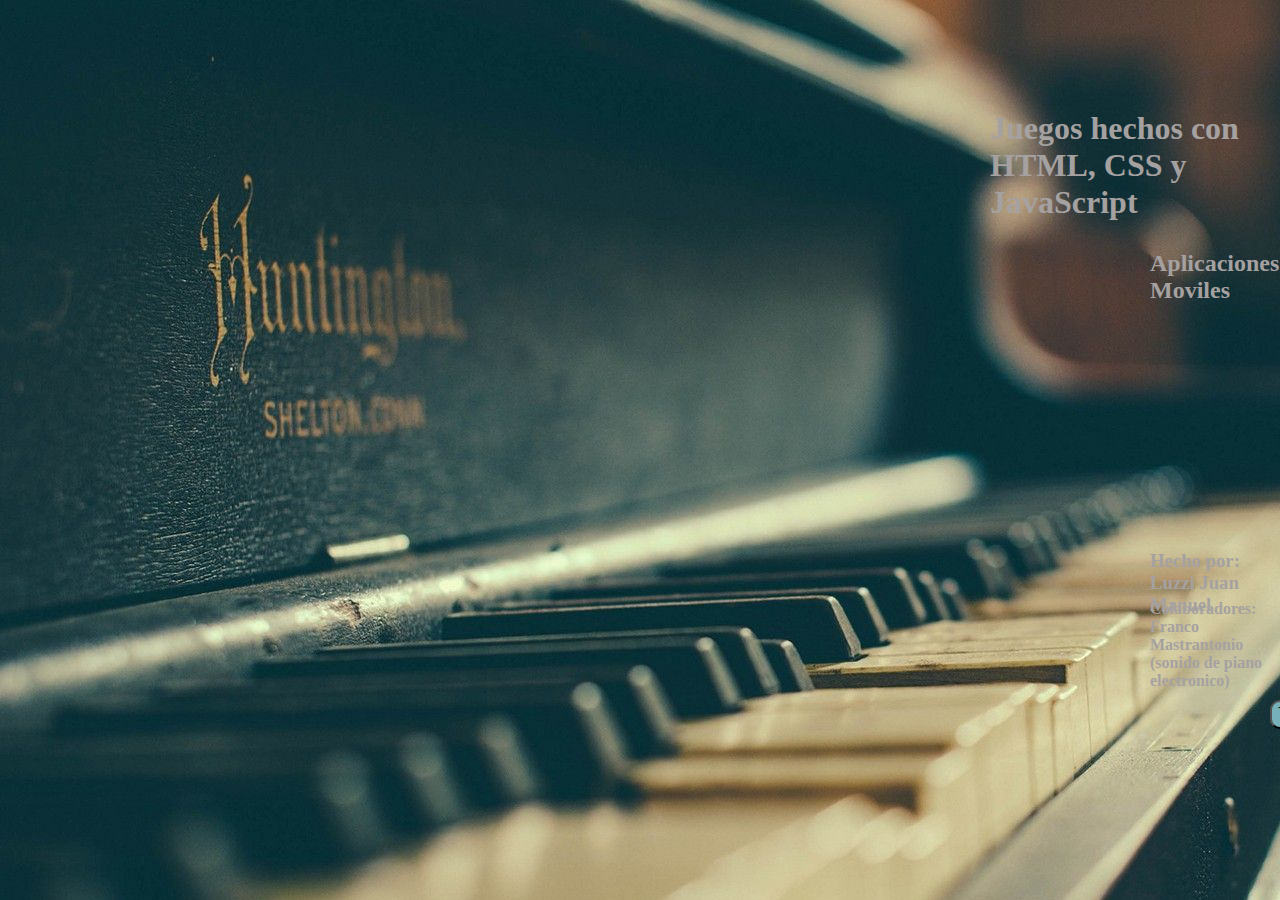
<file: credits.html>
<!DOCTYPE html>
<html lang="en">
  <head>
    <meta charset="UTF-8" />
    <meta http-equiv="X-UA-Compatible" content="IE=edge" />
    <meta name="viewport" content="width=device-width, initial-scale=1.0" />
    <title>Creditos</title>
    <link rel="stylesheet" href="style2.css" />
  </head>
  <body>
    <div class="menu-credits">
      <h1>Juegos hechos con HTML, CSS y JavaScript</h1>
      <h2>Aplicaciones Moviles</h2>
    </div>
    <div class="footer">
      <h3>Hecho por: Luzzi Juan Manuel</h3>
      <h4>
        Colaboradores: Franco Mastrantonio <br />(sonido de piano electronico)
      </h4>
      <button><a href="index.html">Volver</a>
    </div>
  </body>
</html>
</file>
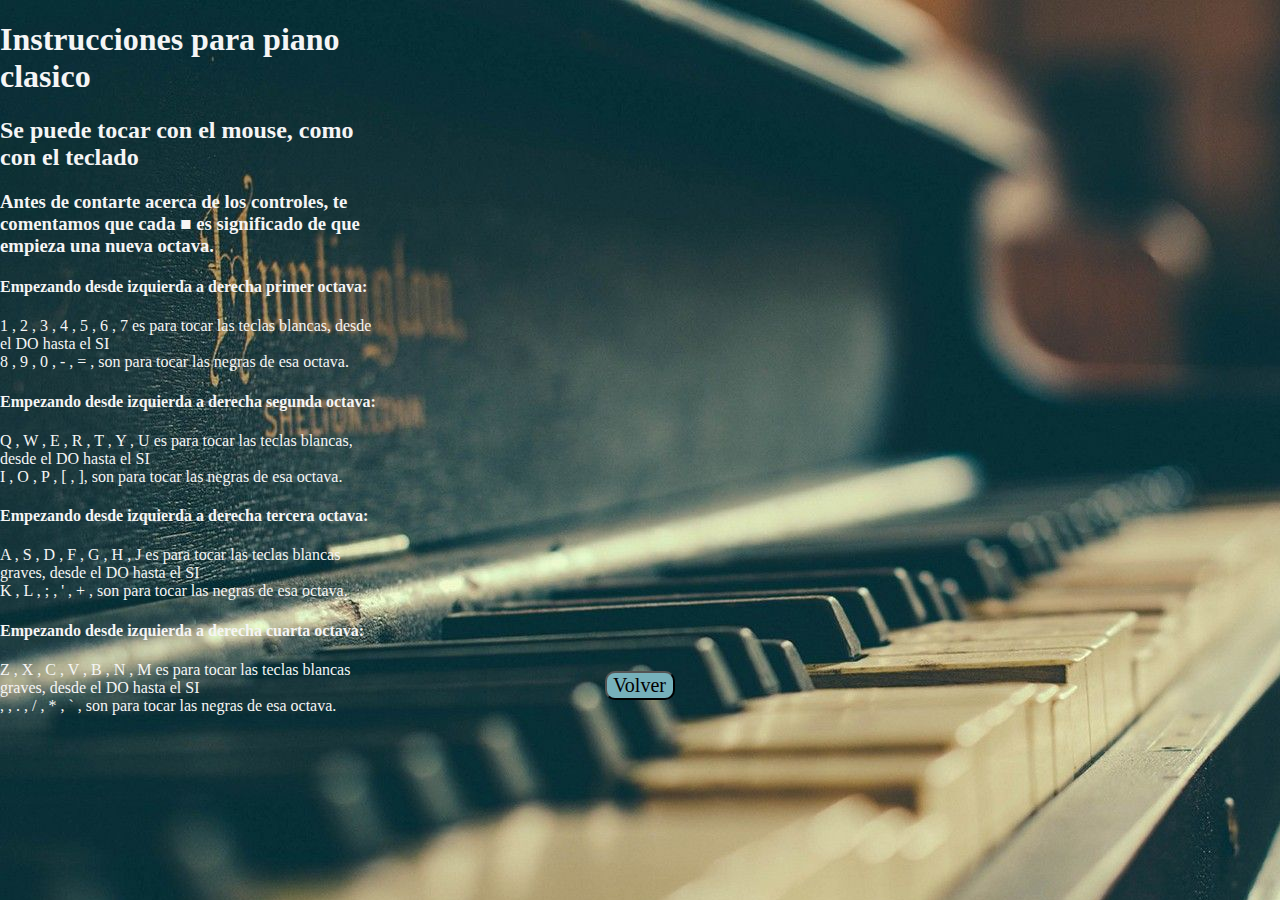
<file: instrucciones.html>
<!DOCTYPE html>
<html lang="en">
  <head>
    <meta charset="UTF-8" />
    <meta http-equiv="X-UA-Compatible" content="IE=edge" />
    <meta name="viewport" content="width=device-width, initial-scale=1.0" />
    <title>Instrucciones</title>
    <link rel="stylesheet" href="style2.css" />
  </head>
  <body>
    <div class="instructions">
      <h1>Instrucciones para piano clasico</h1>
      <h2>Se puede tocar con el mouse, como con el teclado</h2>
      <h3>
        Antes de contarte acerca de los controles, te comentamos que cada ■ es
        significado de que empieza una nueva octava.
      </h3>

      <h4>Empezando desde izquierda a derecha primer octava:</h4>
      <p>
        1 , 2 , 3 , 4 , 5 , 6 , 7 es para tocar las teclas blancas, desde el DO
        hasta el SI
        <br />
        8 , 9 , 0 , - , = , son para tocar las negras de esa octava.
      </p>

      <h4>Empezando desde izquierda a derecha segunda octava:</h4>
      <p>
        Q , W , E , R , T , Y , U es para tocar las teclas blancas, desde el DO
        hasta el SI
        <br />
        I , O , P , [ , ], son para tocar las negras de esa octava.
      </p>

      <h4>Empezando desde izquierda a derecha tercera octava:</h4>
      <p>
        A , S , D , F , G , H , J es para tocar las teclas blancas graves, desde
        el DO hasta el SI
        <br />
        K , L , ; , ' , + , son para tocar las negras de esa octava.
      </p>

      <h4>Empezando desde izquierda a derecha cuarta octava:</h4>
      <p>
        Z , X , C , V , B , N , M es para tocar las teclas blancas graves, desde
        el DO hasta el SI
        <br />
        , , . , / , * , ` , son para tocar las negras de esa octava.
      </p>
    </div>
    <button class="back"><a href="piano.html">Volver</a>
  </body>
</html>
</file>
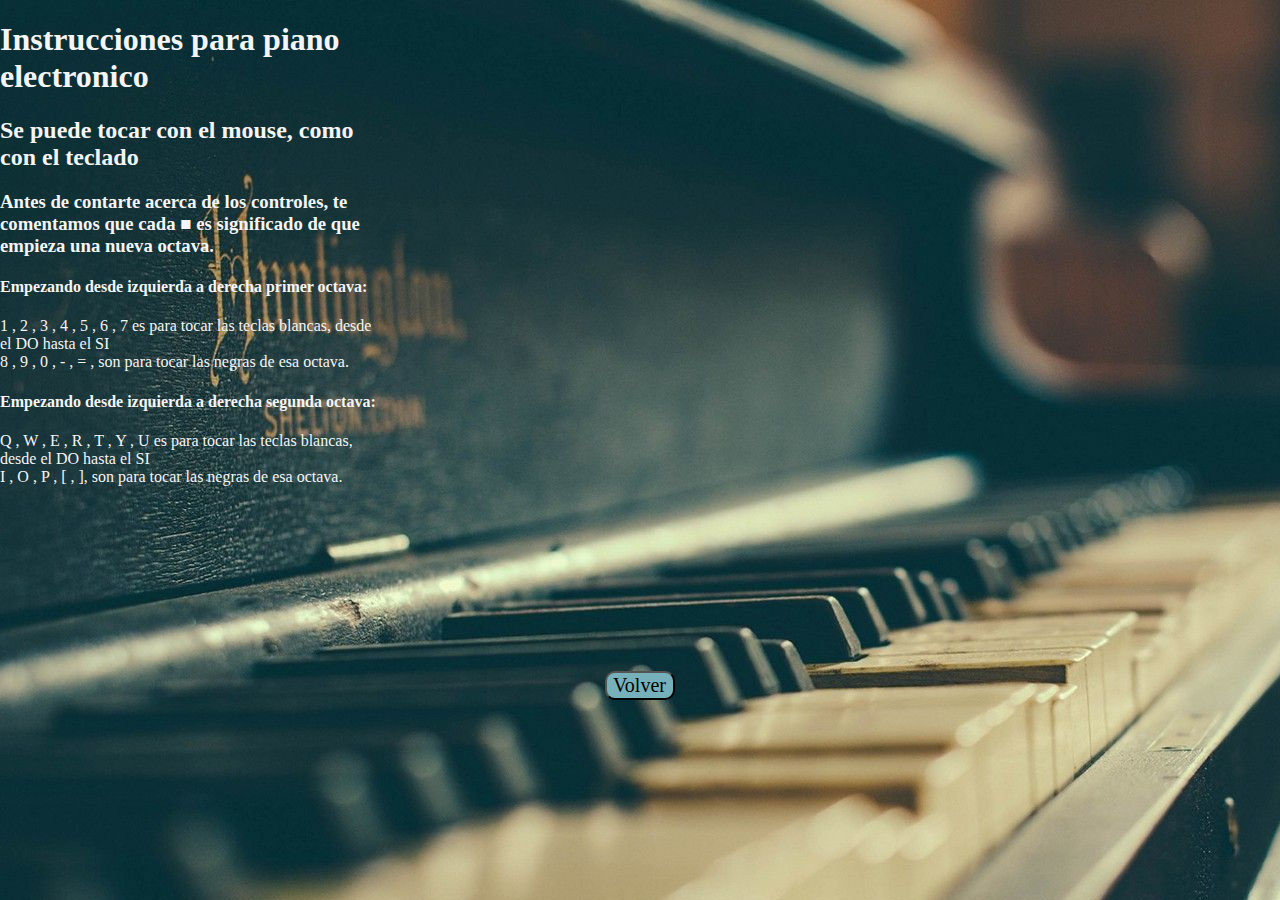
<file: instrucciones2.html>
<!DOCTYPE html>
<html lang="en">
  <head>
    <meta charset="UTF-8" />
    <meta http-equiv="X-UA-Compatible" content="IE=edge" />
    <meta name="viewport" content="width=device-width, initial-scale=1.0" />
    <title>Instrucciones</title>
    <link rel="stylesheet" href="style2.css" />
  </head>
  <body>
    <div class="instructions2">
      <h1>Instrucciones para piano electronico</h1>
      <h2>Se puede tocar con el mouse, como con el teclado</h2>
      <h3>
        Antes de contarte acerca de los controles, te comentamos que cada ■ es
        significado de que empieza una nueva octava.
      </h3>

      <h4>Empezando desde izquierda a derecha primer octava:</h4>
      <p>
        1 , 2 , 3 , 4 , 5 , 6 , 7 es para tocar las teclas blancas, desde el DO
        hasta el SI
        <br />
        8 , 9 , 0 , - , = , son para tocar las negras de esa octava.
      </p>

      <h4>Empezando desde izquierda a derecha segunda octava:</h4>
      <p>
        Q , W , E , R , T , Y , U es para tocar las teclas blancas, desde el DO
        hasta el SI
        <br />
        I , O , P , [ , ], son para tocar las negras de esa octava.
      </p>
    </div>
    <button class="back"><a href="piano2.html">Volver</a>
  </body>
</html>
</file>
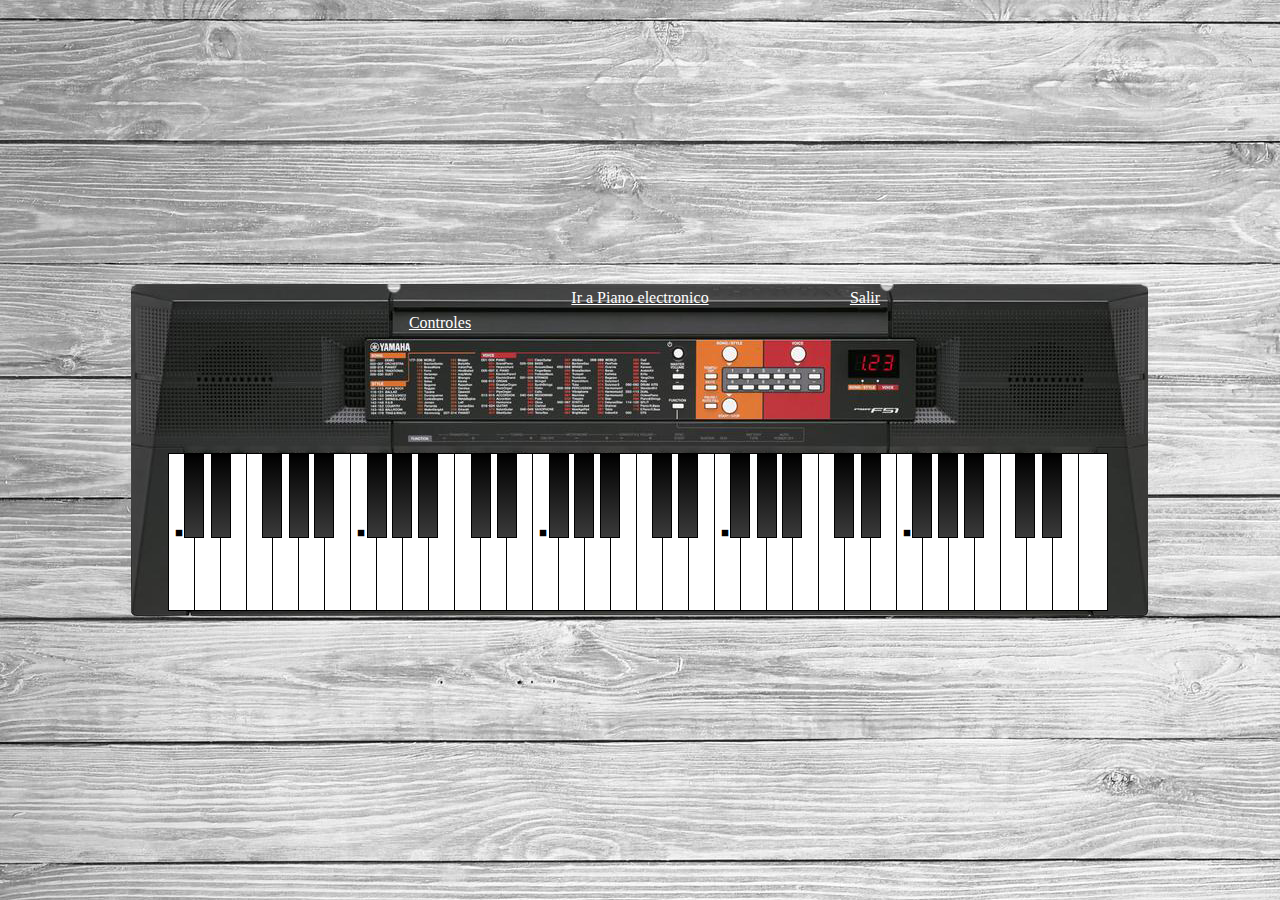
<file: piano.html>
<!DOCTYPE html>
<html lang="en">
  <head>
    <meta charset="UTF-8" />
    <meta http-equiv="X-UA-Compatible" content="IE=edge" />
    <meta name="viewport" content="width=device-width, initial-scale=1.0" />
    <title>Piano clasico</title>
    <link rel="stylesheet" href="style.css" />
  </head>
  <body>
    <div class="imagen">
      <img src="imagenes/pianofondoteclas.png" alt="pianofondoteclas" />
      <a href="instrucciones.html">Controles</a>
    </div>

    <div class="change-piano">
      <a href="piano2.html" style="color: white">Ir a Piano electronico</a>
    </div>

    <div class="piano">
      <button class="white-key" data-note="DO" key="1">■</button>
      <button class="black-key black" data-note="BLACK" key="8"></button>
      <button class="white-key" data-note="RE" key="2"></button>
      <button class="black-key black1" data-note="BLACK1" key="9"></button>
      <button class="white-key" data-note="MI" key="3"></button>
      <button class="white-key" data-note="FA" key="4"></button>
      <button class="black-key black2" data-note="BLACK2" key="0"></button>
      <button class="white-key" data-note="SOL" key="5"></button>
      <button class="black-key black3" data-note="BLACK3" key="-"></button>
      <button class="white-key" data-note="LA" key="6"></button>
      <button class="black-key black4" data-note="BLACK4" key="="></button>
      <button class="white-key" data-note="SI" key="7"></button>

      <button class="white-key" data-note="DO1" key="q">■</button>
      <button class="black-key black5" data-note="BLACK5" key="i"></button>
      <button class="white-key" data-note="RE1" key="w"></button>
      <button class="black-key black6" data-note="BLACK6" key="o"></button>
      <button class="white-key" data-note="MI1" key="e"></button>
      <button class="white-key" data-note="FA1" key="r"></button>
      <button class="black-key black7" data-note="BLACK7" key="p"></button>
      <button class="white-key" data-note="SOL1" key="t"></button>
      <button class="black-key black8" data-note="BLACK8" key="["></button>
      <button class="white-key" data-note="LA1" key="y"></button>
      <button class="black-key black9" data-note="BLACK9" key="]"></button>
      <button class="white-key" data-note="SI1" key="u"></button>

      <button class="white-key" data-note="DO2" key="a">■</button>
      <button class="black-key black10" data-note="BLACK10" key="k"></button>
      <button class="white-key" data-note="RE2" key="s"></button>
      <button class="black-key black11" data-note="BLACK11" key="l"></button>
      <button class="white-key" data-note="MI2" key="d"></button>
      <button class="white-key" data-note="FA2" key="f"></button>
      <button class="black-key black12" data-note="BLACK12" key=";"></button>
      <button class="white-key" data-note="SOL2" key="g"></button>
      <button class="black-key black13" data-note="BLACK13" key="'"></button>
      <button class="white-key" data-note="LA2" key="h"></button>
      <button class="black-key black14" data-note="BLACK14" key="+"></button>
      <button class="white-key" data-note="SI2" key="j"></button>

      <button class="white-key" data-note="DO3" key="z">■</button>
      <button class="black-key black15" data-note="BLACK15" key=","></button>
      <button class="white-key" data-note="RE3" key="x"></button>
      <button class="black-key black16" data-note="BLACK16" key="."></button>
      <button class="white-key" data-note="MI3" key="c"></button>
      <button class="white-key" data-note="FA3" key="v"></button>
      <button class="black-key black17" data-note="BLACK17" key="/"></button>
      <button class="white-key" data-note="SOL3" key="b"></button>
      <button class="black-key black18" data-note="BLACK18" key="*"></button>
      <button class="white-key" data-note="LA3" key="n"></button>
      <button class="black-key black19" data-note="BLACK19" key="\"></button>
      <button class="white-key" data-note="SI3" key="m"></button>

      <button class="white-key" data-note="DO4" key="49">■</button>
      <button class="black-key black20" data-note="BLACK20" key="50"></button>
      <button class="white-key" data-note="RE4" key="51"></button>
      <button class="black-key black21" data-note="BLACK21" key="52"></button>
      <button class="white-key" data-note="MI4" key="53"></button>
      <button class="white-key" data-note="FA4" key="54"></button>
      <button class="black-key black22" data-note="BLACK22" key="55"></button>
      <button class="white-key" data-note="SOL4" key="56"></button>
      <button class="black-key black23" data-note="BLACK23" key="57"></button>
      <button class="white-key" data-note="LA4" key="58"></button>
      <button class="black-key black24" data-note="BLACK24" key="59"></button>
      <button class="white-key" data-note="SI4" key="60"></button>
      <button class="white-key" data-note="SI4" key="61"></button>

      <audio src="notas/30.mp3" id="soundDO"></audio>
      <audio src="notas/31.mp3" id="soundBLACK"></audio>
      <audio src="notas/32.mp3" id="soundRE"></audio>
      <audio src="notas/33.mp3" id="soundBLACK1"></audio>
      <audio src="notas/34.mp3" id="soundMI"></audio>
      <audio src="notas/35.mp3" id="soundFA"></audio>
      <audio src="notas/36.mp3" id="soundBLACK2"></audio>
      <audio src="notas/37.mp3" id="soundSOL"></audio>
      <audio src="notas/38.mp3" id="soundBLACK3"></audio>
      <audio src="notas/39.mp3" id="soundLA"></audio>
      <audio src="notas/40.mp3" id="soundBLACK4"></audio>
      <audio src="notas/41.mp3" id="soundSI"></audio>
      <audio src="notas/42.mp3" id="soundDO1"></audio>
      <audio src="notas/43.mp3" id="soundBLACK5"></audio>
      <audio src="notas/44.mp3" id="soundRE1"></audio>
      <audio src="notas/45.mp3" id="soundBLACK6"></audio>
      <audio src="notas/46.mp3" id="soundMI1"></audio>
      <audio src="notas/47.mp3" id="soundFA1"></audio>
      <audio src="notas/48.mp3" id="soundBLACK7"></audio>
      <audio src="notas/49.mp3" id="soundSOL1"></audio>
      <audio src="notas/50.mp3" id="soundBLACK8"></audio>
      <audio src="notas/51.mp3" id="soundLA1"></audio>
      <audio src="notas/52.mp3" id="soundBLACK9"></audio>
      <audio src="notas/53.mp3" id="soundSI1"></audio>
      <audio src="notas/54.mp3" id="soundDO2"></audio>
      <audio src="notas/55.mp3" id="soundBLACK10"></audio>
      <audio src="notas/56.mp3" id="soundRE2"></audio>
      <audio src="notas/57.mp3" id="soundBLACK11"></audio>
      <audio src="notas/58.mp3" id="soundMI2"></audio>
      <audio src="notas/59.mp3" id="soundFA2"></audio>
      <audio src="notas/60.mp3" id="soundBLACK12"></audio>
      <audio src="notas/61.mp3" id="soundSOL2"></audio>
      <audio src="notas/62.mp3" id="soundBLACK13"></audio>
      <audio src="notas/63.mp3" id="soundLA2"></audio>
      <audio src="notas/64.mp3" id="soundBLACK14"></audio>
      <audio src="notas/65.mp3" id="soundSI2"></audio>
      <audio src="notas/66.mp3" id="soundDO3"></audio>
      <audio src="notas/67.mp3" id="soundBLACK15"></audio>
      <audio src="notas/68.mp3" id="soundRE3"></audio>
      <audio src="notas/69.mp3" id="soundBLACK16"></audio>
      <audio src="notas/70.mp3" id="soundMI3"></audio>
      <audio src="notas/71.mp3" id="soundFA3"></audio>
      <audio src="notas/72.mp3" id="soundBLACK17"></audio>
      <audio src="notas/73.mp3" id="soundSOL3"></audio>
      <audio src="notas/74.mp3" id="soundBLACK18"></audio>
      <audio src="notas/75.mp3" id="soundLA3"></audio>
      <audio src="notas/76.mp3" id="soundBLACK19"></audio>
      <audio src="notas/77.mp3" id="soundSI3"></audio>
      <audio src="notas/78.mp3" id="soundDO4"></audio>
      <audio src="notas/79.mp3" id="soundBLACK20"></audio>
      <audio src="notas/80.mp3" id="soundRE4"></audio>
      <audio src="notas/81.mp3" id="soundBLACK21"></audio>
      <audio src="notas/82.mp3" id="soundMI4"></audio>
      <audio src="notas/83.mp3" id="soundFA4"></audio>
      <audio src="notas/84.mp3" id="soundBLACK22"></audio>
      <audio src="notas/85.mp3" id="soundSOL4"></audio>
      <audio src="notas/86.mp3" id="soundBLACK23"></audio>
      <audio src="notas/87.mp3" id="soundLA4"></audio>
      <audio src="notas/88.mp3" id="soundBLACK24"></audio>
      <audio src="notas/89.mp3" id="soundSI4"></audio>
      <audio src="notas/90.mp3" id="soundSI4"></audio>
    </div>

    <div class="salir">
      <a href="index.html" style="color: white">Salir</a>
    </div>
    <script src="app.js"></script>
  </body>
</html>
</file>
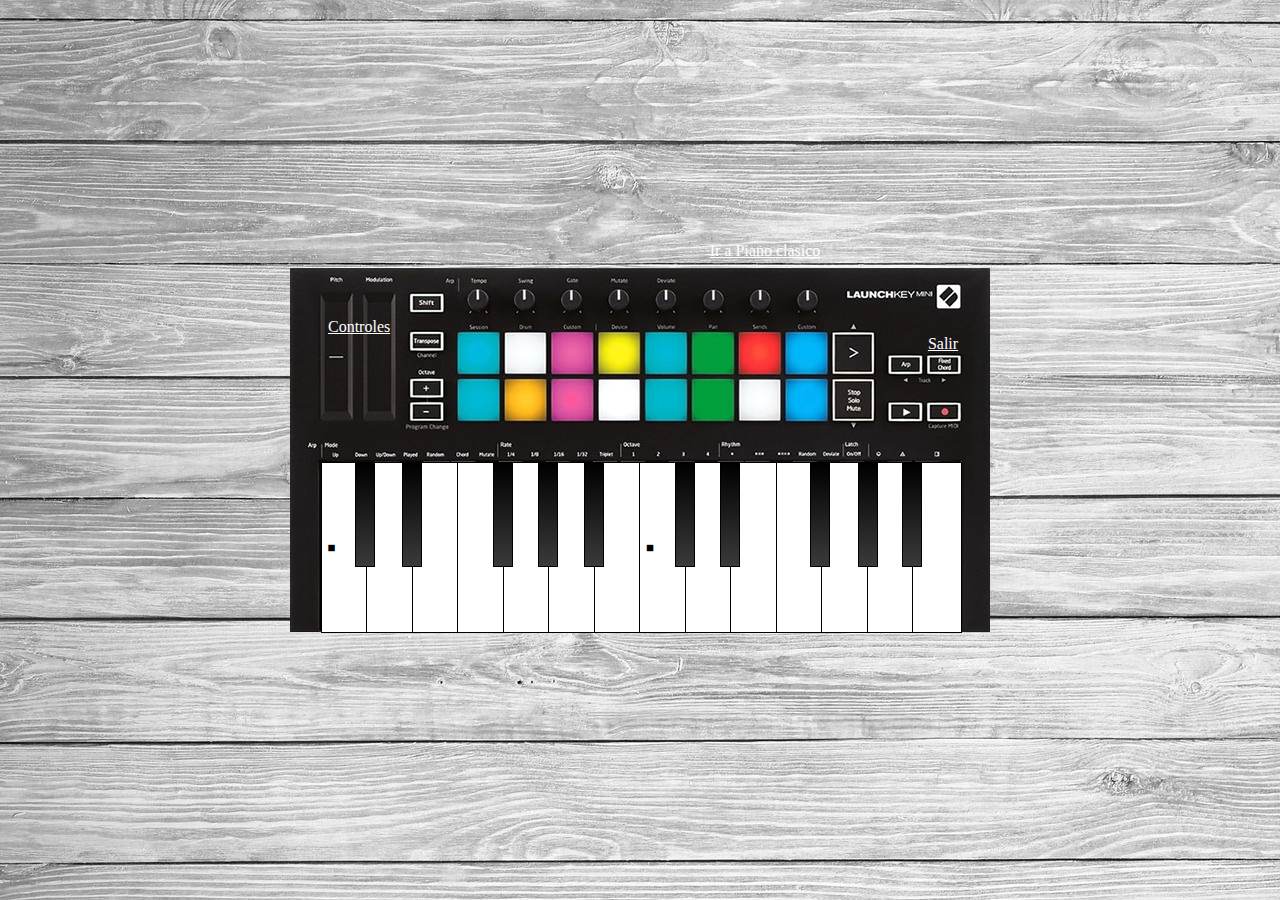
<file: piano2.html>
<!DOCTYPE html>
<html lang="en">
  <head>
    <meta charset="UTF-8" />
    <meta http-equiv="X-UA-Compatible" content="IE=edge" />
    <meta name="viewport" content="width=device-width, initial-scale=1.0" />
    <title>Piano electronico</title>
    <link rel="stylesheet" href="style.css" />
  </head>
  <body>
    <div class="imagen-electronico">
      <img src="imagenes/piano25.png" alt="pianofondoteclas" />
      <a href="instrucciones2.html">Controles</a>
    </div>

    <div class="change-piano2">
      <a href="piano.html" style="color: white">Ir a Piano clasico</a>
    </div>

    <div class="piano2">
        <button class="white-key2"         data-note="DO"     key="1">■</button>
        <button class="black-key2 black0"  data-note="BLACK"  key="8"></button>
        <button class="white-key2"         data-note="RE"     key="2"></button>
        <button class="black-key2 black01" data-note="BLACK1" key="9"></button>
        <button class="white-key2"         data-note="MI"     key="3"></button>
        <button class="white-key2"         data-note="FA"     key="4"></button>
        <button class="black-key2 black02" data-note="BLACK2" key="0"></button>
        <button class="white-key2"         data-note="SOL"    key="5"></button>
        <button class="black-key2 black03" data-note="BLACK3" key="-"></button>
        <button class="white-key2"         data-note="LA"     key="6"></button>
        <button class="black-key2 black04" data-note="BLACK4" key="="></button>
        <button class="white-key2"         data-note="SI"     key="7"></button>
  
        <button class="white-key2"         data-note="DO1"    key="q">■</button>
        <button class="black-key2 black05" data-note="BLACK5" key="i"></button>
        <button class="white-key2"         data-note="RE1"    key="w"></button>
        <button class="black-key2 black06" data-note="BLACK6" key="o"></button>
        <button class="white-key2"         data-note="MI1"    key="e"></button>
        <button class="white-key2"         data-note="FA1"    key="r"></button>
        <button class="black-key2 black07" data-note="BLACK7" key="p"></button>
        <button class="white-key2"         data-note="SOL1"   key="t"></button>
        <button class="black-key2 black08" data-note="BLACK8" key="["></button>
        <button class="white-key2"         data-note="LA1"    key="y"></button>
        <button class="black-key2 black09" data-note="BLACK9" key="]"></button>
        <button class="white-key2"         data-note="SI1"    key="u"></button>

        <audio src="notas2/TecladoElectronico DO1.mp3"   id="soundDO"></audio> 
        <audio src="notas2/TecladoElectronico DO_1.mp3"  id="soundBLACK"></audio>
        <audio src="notas2/TecladoElectronico RE1.mp3"   id="soundRE"></audio>
        <audio src="notas2/TecladoElectronico RE_1.mp3"  id="soundBLACK1"></audio>
        <audio src="notas2/TecladoElectronico MI1.mp3"   id="soundMI"></audio>
        <audio src="notas2/TecladoElectronico FA1.mp3"   id="soundFA"></audio>
        <audio src="notas2/TecladoElectronico FA_1.mp3"  id="soundBLACK2"></audio>
        <audio src="notas2/TecladoElectronico SOL1.mp3"  id="soundSOL"></audio>
        <audio src="notas2/TecladoElectronico SOL_1.mp3" id="soundBLACK3"></audio>
        <audio src="notas2/TecladoElectronico LA1.mp3"   id="soundLA"></audio>
        <audio src="notas2/TecladoElectronico LA_1.mp3"  id="soundBLACK4"></audio>
        <audio src="notas2/TecladoElectronico SI1.mp3"   id="soundSI"></audio>
 
        <audio src="notas2/TecladoElectronico DO2.mp3"   id="soundDO1"></audio>
        <audio src="notas2/TecladoElectronico DO_2.mp3"  id="soundBLACK5"></audio>
        <audio src="notas2/TecladoElectronico RE2.mp3"   id="soundRE1"></audio>
        <audio src="notas2/TecladoElectronico RE_2.mp3"  id="soundBLACK6"></audio>
        <audio src="notas2/TecladoElectronico MI2.mp3"   id="soundMI1"></audio>
        <audio src="notas2/TecladoElectronico FA2.mp3"   id="soundFA1"></audio>
        <audio src="notas2/TecladoElectronico FA_2.mp3"  id="soundBLACK7"></audio>
        <audio src="notas2/TecladoElectronico SOL2.mp3"  id="soundSOL1"></audio>
        <audio src="notas2/TecladoElectronico SOL_2.mp3" id="soundBLACK8"></audio>
        <audio src="notas2/TecladoElectronico LA2.mp3"   id="soundLA1"></audio>
        <audio src="notas2/TecladoElectronico LA_2.mp3"  id="soundBLACK9"></audio>
        <audio src="notas2/TecladoElectronico SI2.mp3"   id="soundSI1"></audio>
        <audio src="notas2/TecladoElectronico DO3.mp3"   id="soundSI1"></audio>

        <div class="salir2">
            <a href="index.html" style="color: white;" >Salir</a>
        </div>
    <script src="app.js"></script>
  </body>
</html>
</file>
<file: style2.css>
body {
  background-image: url(imagenes/pianoimage.jpg);
  height: 100vh;
  margin: 0;
  display: flex;
  justify-content: center;
}

.menu h1 {
  margin-top: 100px;
  text-shadow: 2px 2px 5px white;
  align-items: center;
  font-size: 100px;
  justify-content: center;
}

.options button {
  height: 50px;
  width: 170px;
  margin-top: 90px;
  margin-left: 35px;
  background-color: #76b1bb;
  font-size: 15px;
  border-radius: 10px;
}

.credits button {
  margin-left: 250px;
  margin-top: 100px;
  height: 50px;
  width: 150px;
  background-color: #76b1bb;
  font-size: 15px;
  border-radius: 10px;
}

a:link,
a:active,
a:visited {
  text-decoration: none;
  font-family: Georgia, "Times New Roman", Times, serif;
  color: black;
}

.menu-credits h1 {
  display: flex;
  position: absolute;
  font-family: Georgia, "Times New Roman", Times, serif;
  margin-left: 350px;
  margin-top: 110px;
  color: rgb(165, 161, 161);
}

.menu-credits h2 {
  display: flex;
  position: absolute;
  font-family: Georgia, "Times New Roman", Times, serif;
  margin-left: 510px;
  margin-top: 250px;
  color: rgb(165, 161, 161);
}

.footer h3 {
  display: flex;
  position: absolute;
  margin-left: 510px;
  margin-top: 550px;
  font-family: Georgia, "Times New Roman", Times, serif;
  color: rgb(165, 161, 161);
}

.footer h4 {
  display: flex;
  position: absolute;
  margin-left: 510px;
  margin-top: 600px;
  font-family: Georgia, "Times New Roman", Times, serif;
  color: rgb(165, 161, 161);
}

.footer button {
  width: 70px;
  display: flex;
  position: absolute;
  margin-left: 630px;
  margin-top: 700px;
  background-color: #76b1bb;
  font-size: 20px;
  border-radius: 10px;
  font-family: Georgia, "Times New Roman", Times, serif;
}

.back {
  width: 70px;
  display: flex;
  position: absolute;
  bottom: 200px;
  background-color: #76b1bb;
  font-size: 20px;
  border-radius: 10px;
  font-family: Georgia, "Times New Roman", Times, serif;
}

.instructions {
  text-align: left;
  margin-right: 900px;
  color: whitesmoke;
}

.instructions2 {
  text-align: left;
  margin-right: 900px;
  color: whitesmoke;
}
</file>
<file: style.css>
body {
  background-image: url(imagenes/wood.jpg);
  height: 100vh;
  margin: 0;
  display: flex;
  justify-content: center;
  align-items: center;
}

.salir {
  display: flex;
  position: absolute;
  flex-direction: row;
  bottom: 593px;
  margin-left: 450px;
  font-family: Georgia, "Times New Roman", Times, serif;
}

.salir2 {
  display: flex;
  position: absolute;
  flex-direction: row;
  bottom: 280px;
  margin-left: 600px;
  font-family: Georgia, "Times New Roman", Times, serif;
}

.imagen a {
  position: absolute;
  margin-top: 120px;
  margin-right: 400px;
  color: white;
}

.imagen-electronico a {
  position: absolute;
  color: white;
  margin-top: 50px;
  margin-left: 38px;
}

button {
  vertical-align: middle;
  width: 25px;
  height: 150px;
}

.imagen {
  display: flex;
  position: absolute;
  justify-content: center;
}

.change-piano {
  display: flex;
  position: absolute;
  flex-direction: row;
  text-align: center;
  bottom: 593px;
  font-family: Georgia, "Times New Roman", Times, serif;
}

.piano {
  display: flex;
  position: relative;
  top: 82px;
  flex-direction: row;
  justify-content: center;

  background-color: #252525;
}

.white-key {
  width: 30px;
  height: 158px;
  background-color: #fff;
  border: 1.5px solid black;
  outline: none;
  margin-left: -4px;
  cursor: pointer;
  text-align: left;
}

.black-key {
  position: absolute;
  width: 20px;
  height: 85px;
  background-image: linear-gradient(black, rgb(58, 58, 58));
  border: 1px solid black;
  outline: none;
  cursor: pointer;
}

.black {
  left: 12px;
}
.black1 {
  left: 39px;
}
.black2 {
  left: 90px;
}
.black3 {
  left: 117px;
}
.black4 {
  left: 142px;
}
.black5 {
  left: 195px;
}
.black6 {
  left: 220px;
}
.black7 {
  left: 246px;
}
.black8 {
  left: 299px;
}
.black9 {
  left: 325px;
}
.black10 {
  left: 377px;
}
.black11 {
  left: 402px;
}
.black12 {
  left: 428px;
}
.black13 {
  left: 480px;
}
.black14 {
  left: 506px;
}
.black15 {
  left: 558px;
}
.black16 {
  left: 585px;
}
.black17 {
  left: 610px;
}
.black18 {
  left: 662px;
}
.black19 {
  left: 689px;
}
.black20 {
  left: 740px;
}
.black21 {
  left: 766px;
}
.black22 {
  left: 792px;
}
.black23 {
  left: 843px;
}
.black24 {
  left: 870px;
}

.white-key2 {
  justify-content: center;
  width: 49.5px;
  height: 171px;
  background-color: #fff;
  border: 1.5px solid black;
  outline: none;
  margin-left: -4px;
  cursor: pointer;
  text-align: left;
}

.black-key2 {
  position: absolute;
  width: 20px;
  height: 105px;
  background-image: linear-gradient(black, rgb(58, 58, 58));
  border: 1px solid black;
  outline: none;
  cursor: pointer;
}

.imagen-electronico {
  position: absolute;
  display: flex;
}

.piano2 {
  display: flex;
  position: relative;
  top: 97px;
  flex-direction: row;
  justify-content: center;
  margin-left: 6px;
  background-color: #252525;
}

.change-piano2 {
  display: block;
  position: absolute;
  flex-direction: row;
  margin-left: 250px;
  bottom: 640px;
  font-family: Georgia, "Times New Roman", Times, serif;
}

.black0 {
  left: 30px;
}

.black01 {
  left: 77px;
}

.black02 {
  left: 168px;
}

.black03 {
  left: 213px;
}

.black04 {
  left: 259px;
}

.black05 {
  left: 350px;
}

.black06 {
  left: 395px;
}

.black07 {
  left: 485px;
}

.black08 {
  left: 533px;
}

.black09 {
  left: 577px;
}
</file>
